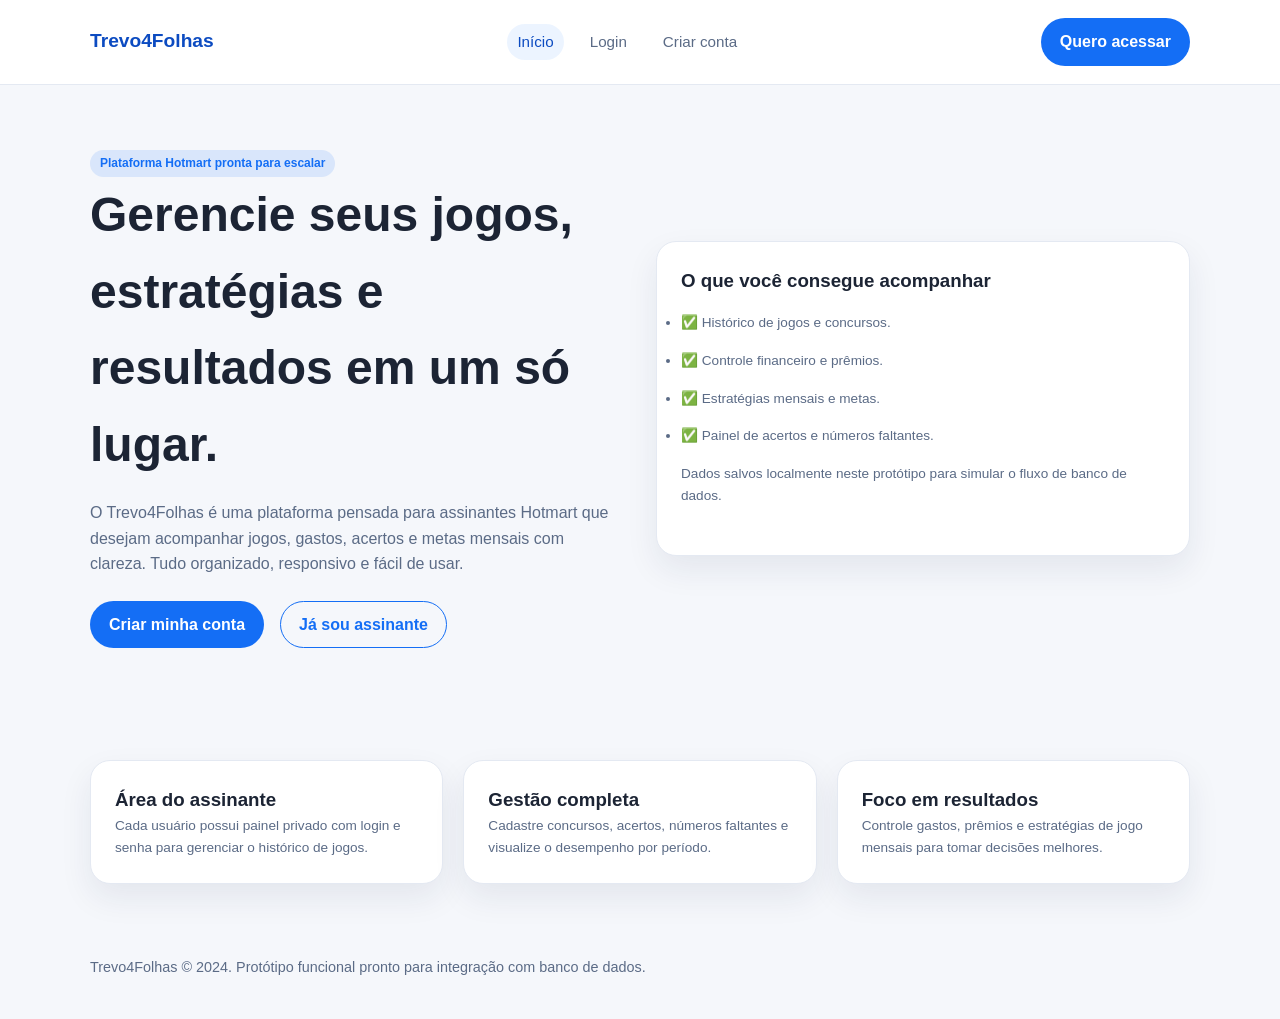
<file: hotmart-portal/index.html>
<!DOCTYPE html>
<html lang="pt-BR">
  <head>
    <meta charset="UTF-8" />
    <meta name="viewport" content="width=device-width, initial-scale=1.0" />
    <title>Trevo4Folhas - Plataforma de Jogos</title>
    <link rel="stylesheet" href="assets/styles.css" />
  </head>
  <body data-page="home">
    <header>
      <div class="container navbar">
        <div class="logo">Trevo4Folhas</div>
        <nav>
          <a href="index.html" class="active" data-nav="home">Início</a>
          <a href="login.html" data-nav="login">Login</a>
          <a href="register.html" data-nav="register">Criar conta</a>
        </nav>
        <a class="btn btn-primary" href="register.html">Quero acessar</a>
      </div>
    </header>

    <main>
      <section class="hero">
        <div class="container hero-grid">
          <div>
            <span class="badge">Plataforma Hotmart pronta para escalar</span>
            <h1>Gerencie seus jogos, estratégias e resultados em um só lugar.</h1>
            <p>
              O Trevo4Folhas é uma plataforma pensada para assinantes Hotmart que desejam acompanhar
              jogos, gastos, acertos e metas mensais com clareza. Tudo organizado, responsivo e fácil
              de usar.
            </p>
            <div class="flex">
              <a class="btn btn-primary" href="register.html">Criar minha conta</a>
              <a class="btn btn-outline" href="login.html">Já sou assinante</a>
            </div>
          </div>
          <div class="card">
            <h3>O que você consegue acompanhar</h3>
            <ul class="form" style="margin-top: 16px;">
              <li class="helper">✅ Histórico de jogos e concursos.</li>
              <li class="helper">✅ Controle financeiro e prêmios.</li>
              <li class="helper">✅ Estratégias mensais e metas.</li>
              <li class="helper">✅ Painel de acertos e números faltantes.</li>
            </ul>
            <p class="helper" style="margin-top: 16px;">
              Dados salvos localmente neste protótipo para simular o fluxo de banco de dados.
            </p>
          </div>
        </div>
      </section>

      <section class="section">
        <div class="container grid grid-3">
          <div class="card">
            <h3>Área do assinante</h3>
            <p class="helper">
              Cada usuário possui painel privado com login e senha para gerenciar o histórico de jogos.
            </p>
          </div>
          <div class="card">
            <h3>Gestão completa</h3>
            <p class="helper">
              Cadastre concursos, acertos, números faltantes e visualize o desempenho por período.
            </p>
          </div>
          <div class="card">
            <h3>Foco em resultados</h3>
            <p class="helper">
              Controle gastos, prêmios e estratégias de jogo mensais para tomar decisões melhores.
            </p>
          </div>
        </div>
      </section>
    </main>

    <footer class="container">
      <p>Trevo4Folhas © 2024. Protótipo funcional pronto para integração com banco de dados.</p>
    </footer>
  </body>
</html>
</file>
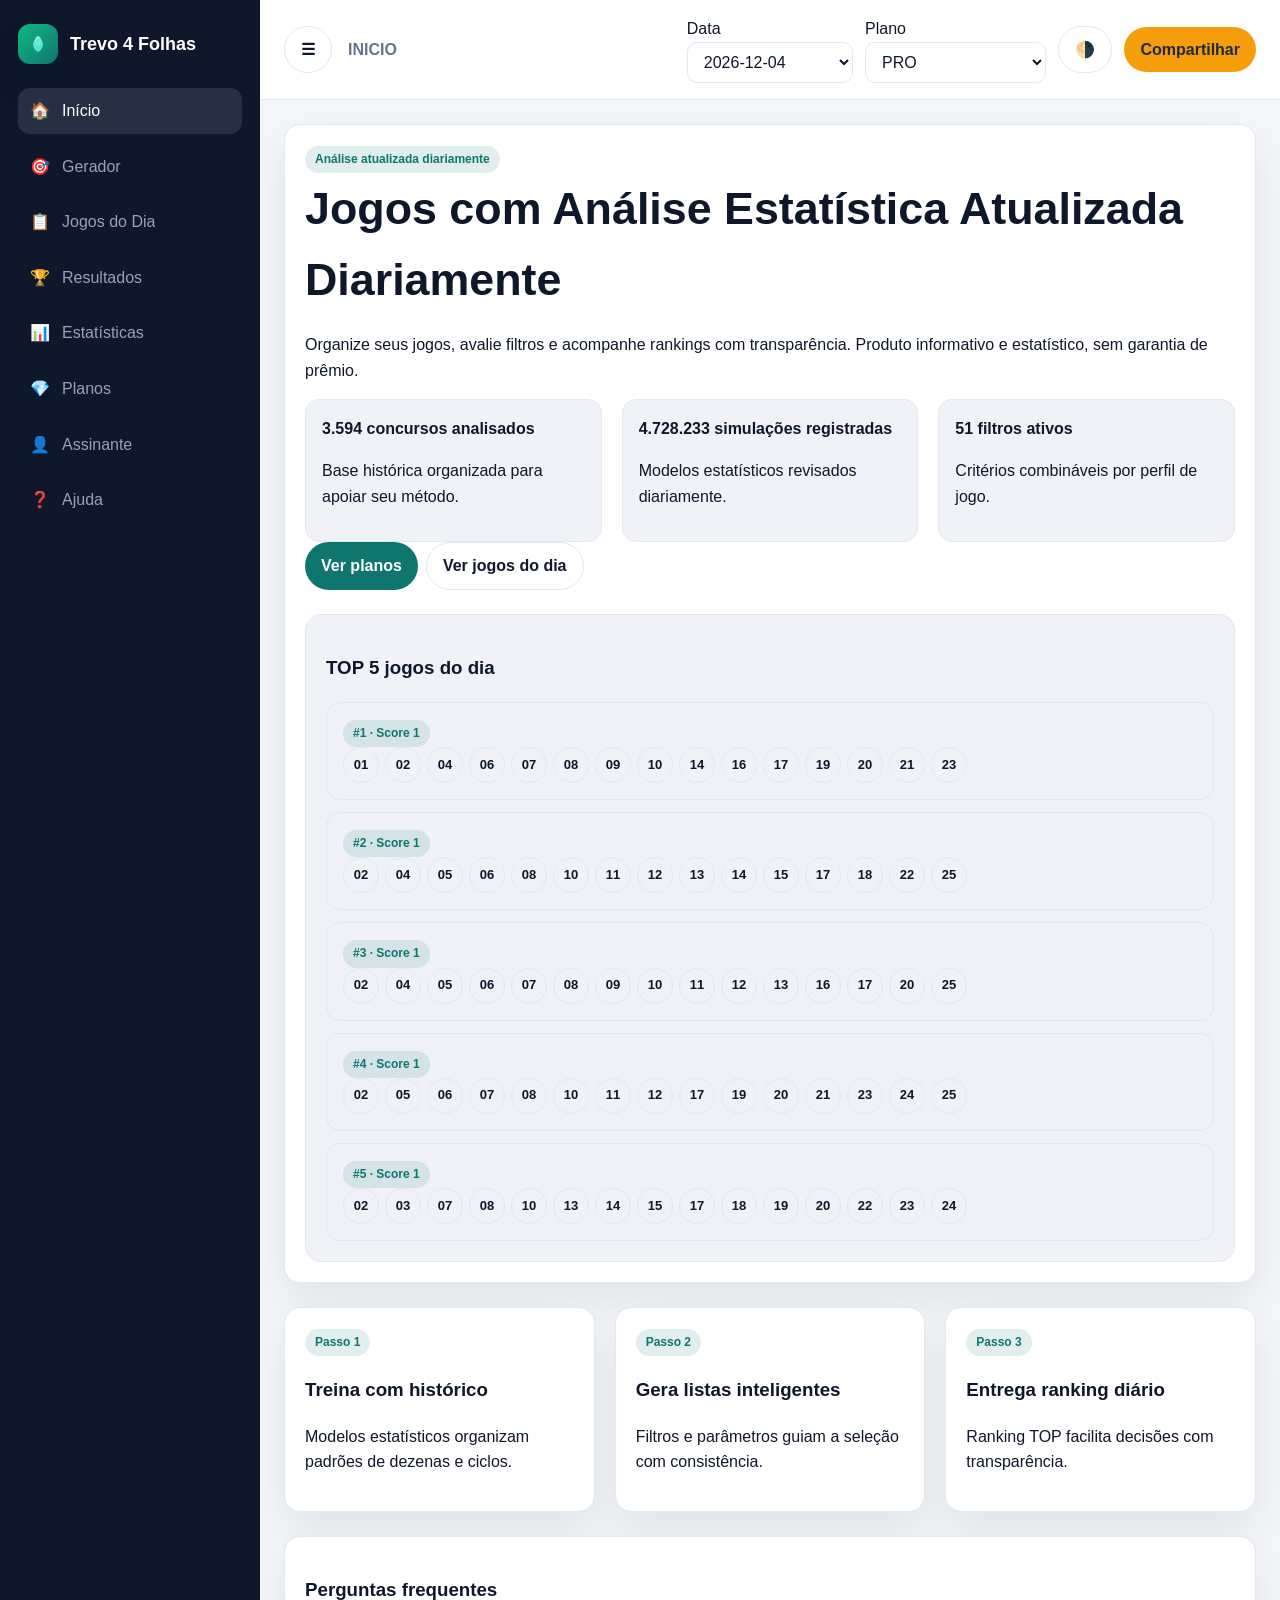
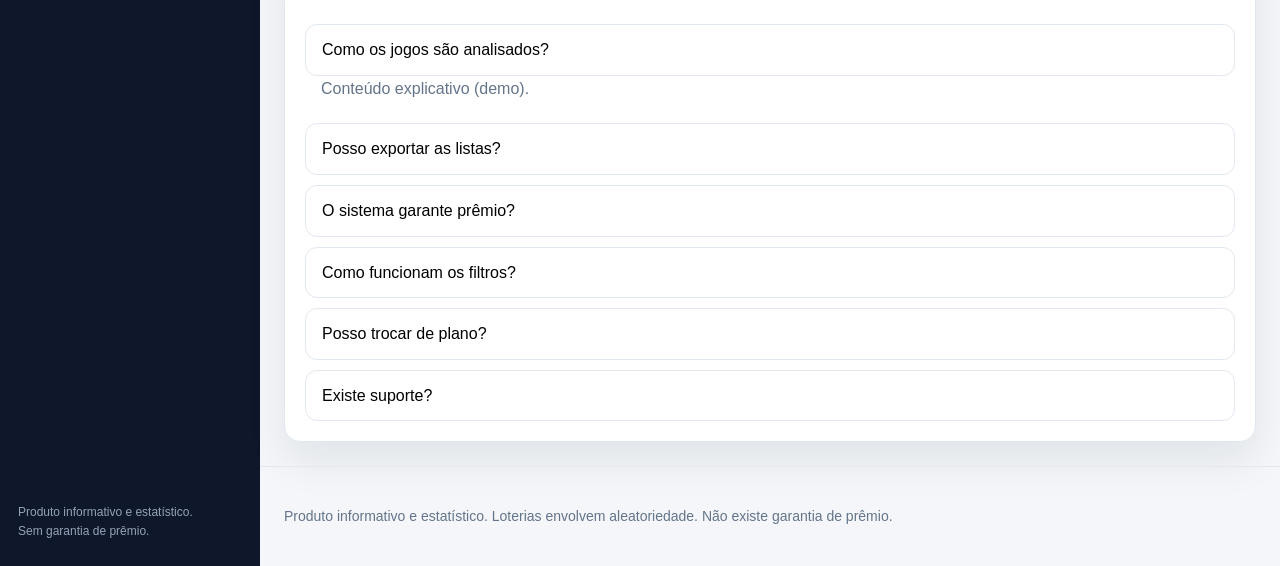
<file: sales-page/index.html>
<!DOCTYPE html>
<html lang="pt-BR">
  <head>
    <meta charset="UTF-8" />
    <meta name="viewport" content="width=device-width, initial-scale=1" />
    <title>Trevo 4 Folhas — Lotofácil</title>
    <link rel="stylesheet" href="styles.css" />
  </head>
  <body>
    <div id="app"></div>
    <script src="app.js"></script>
  </body>
</html>
</file>
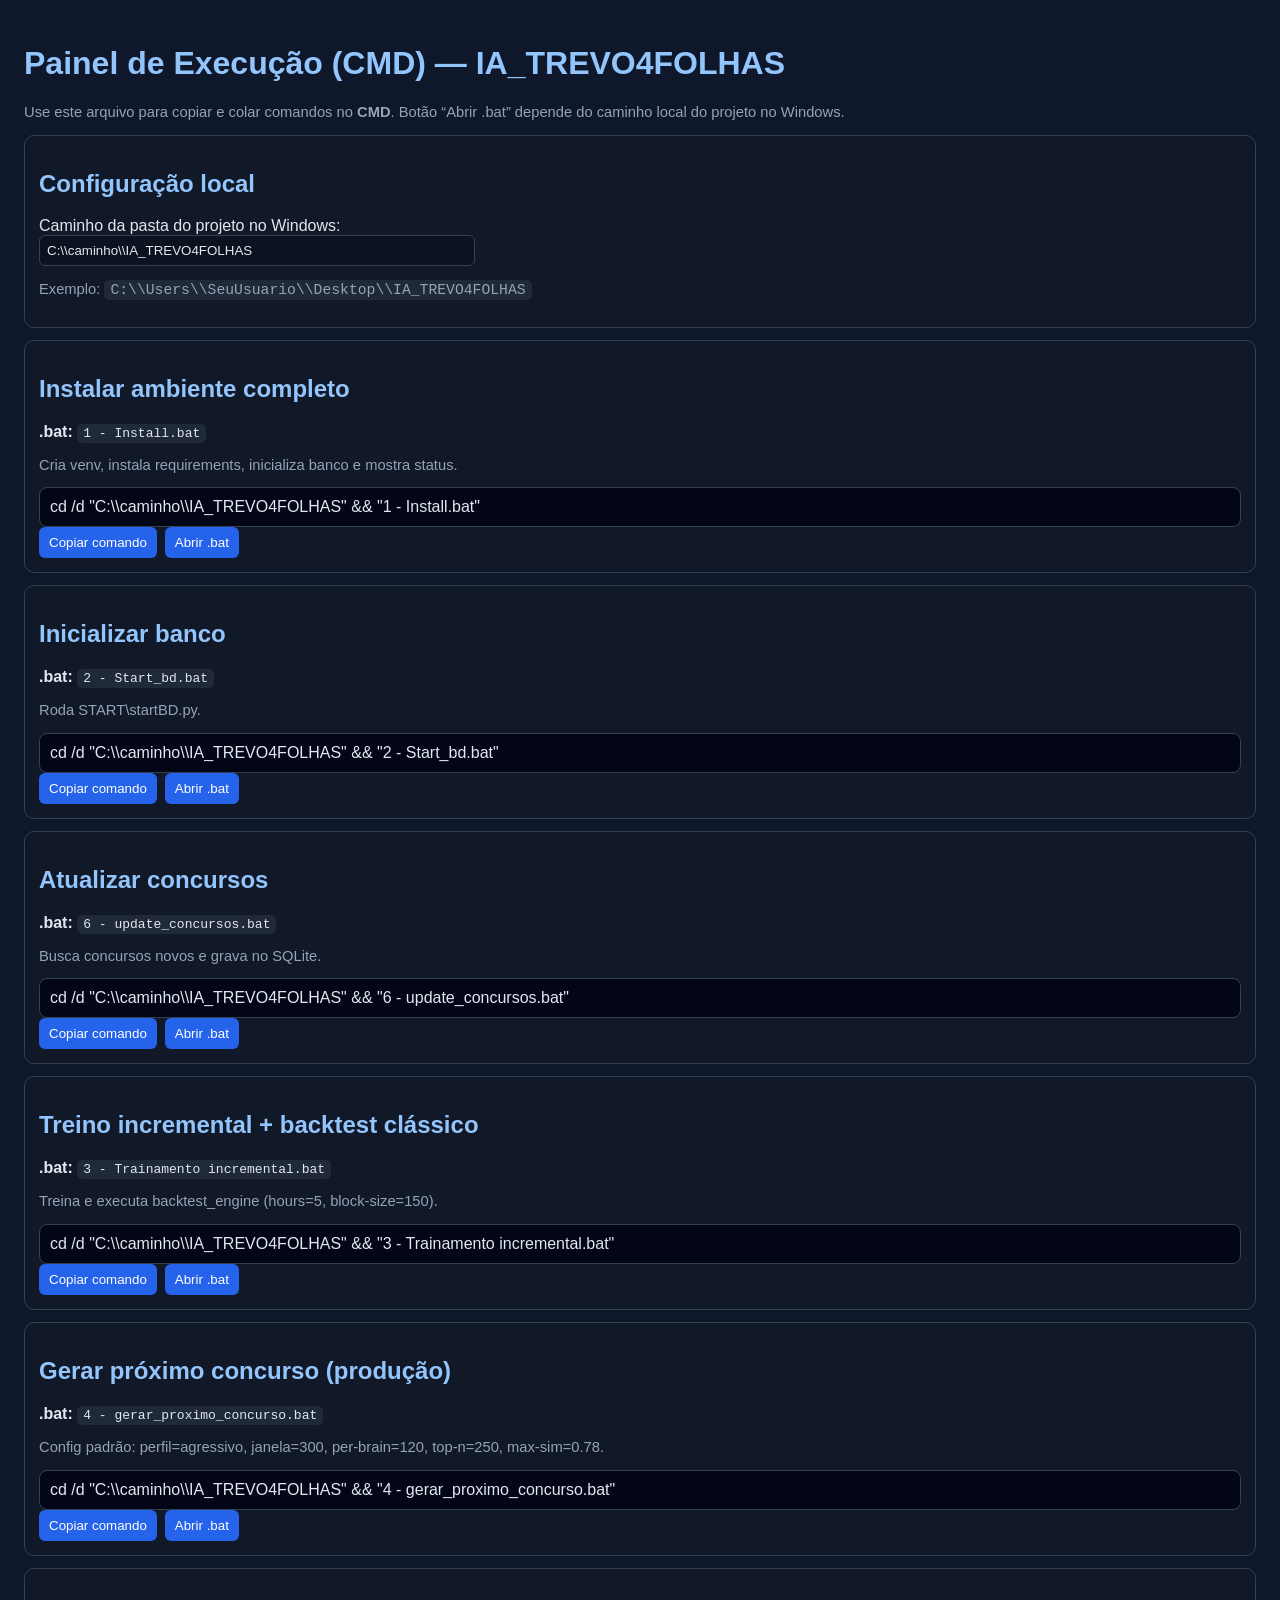
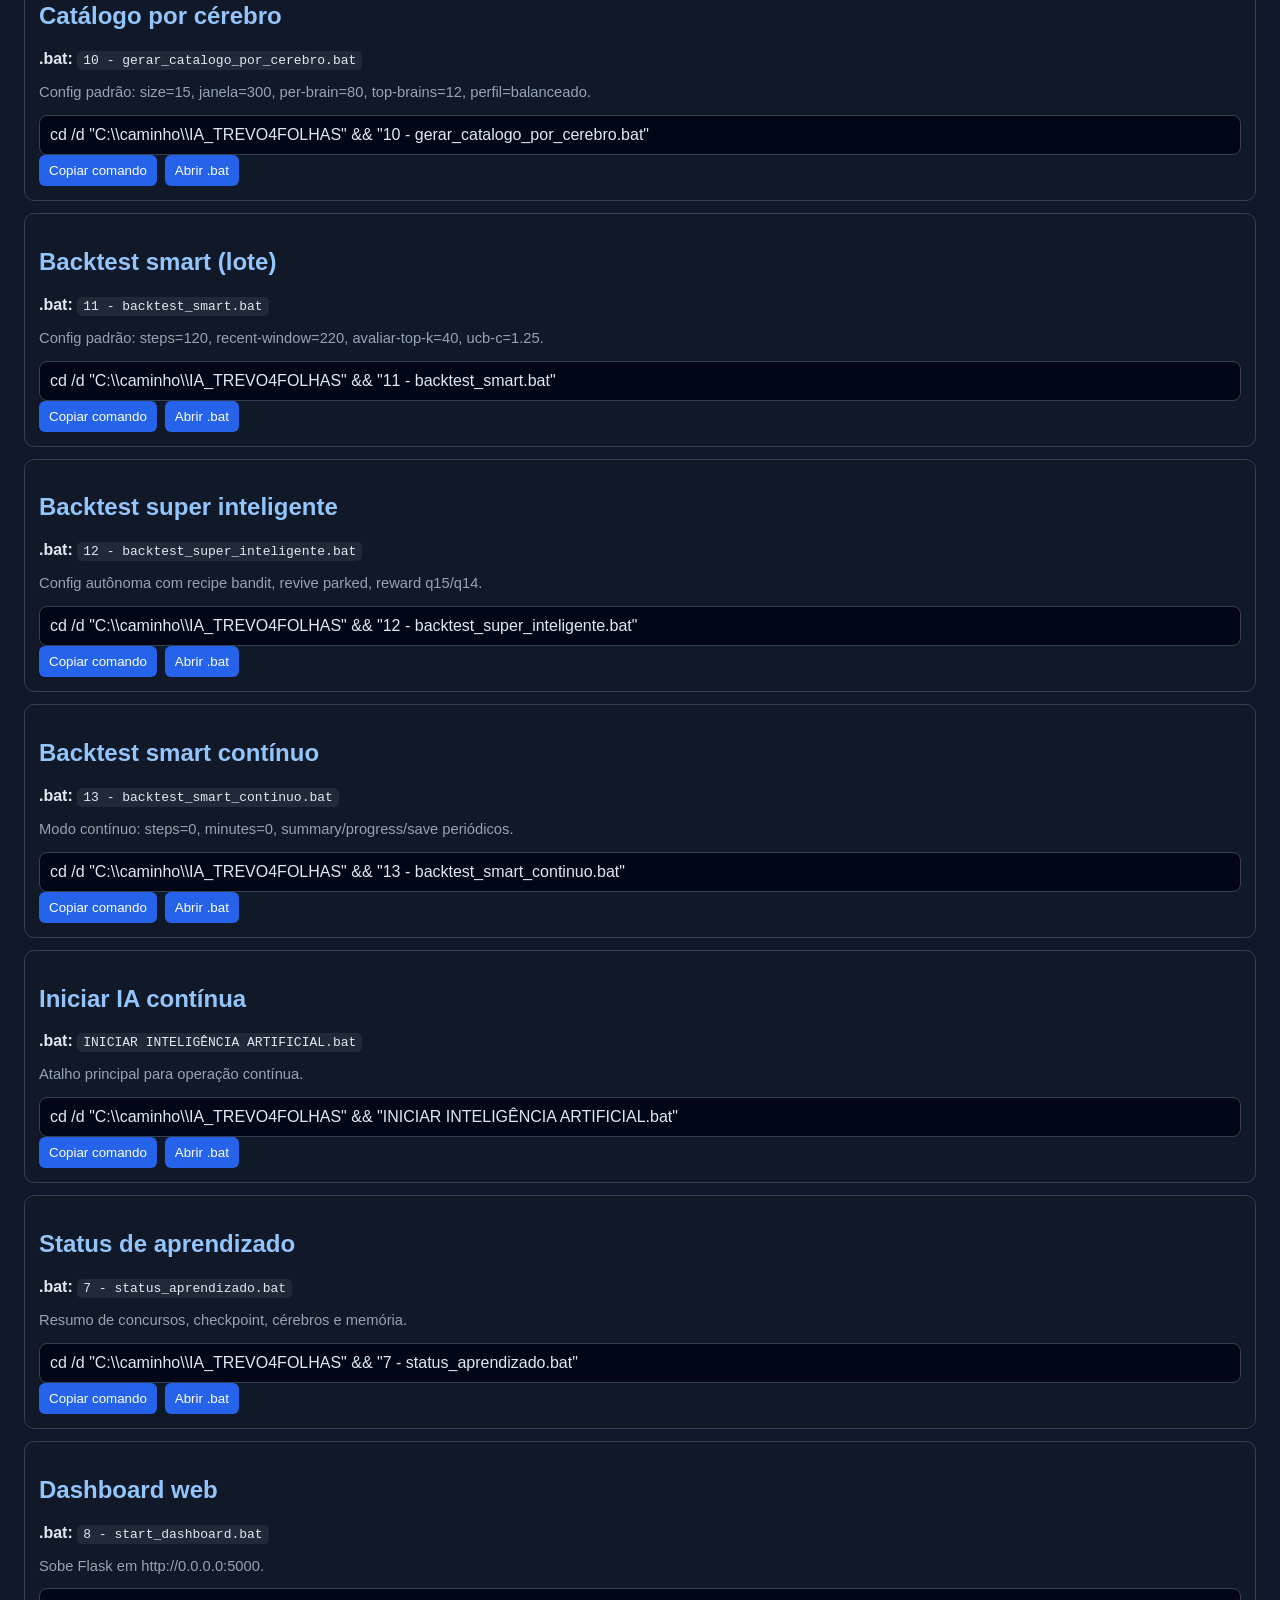
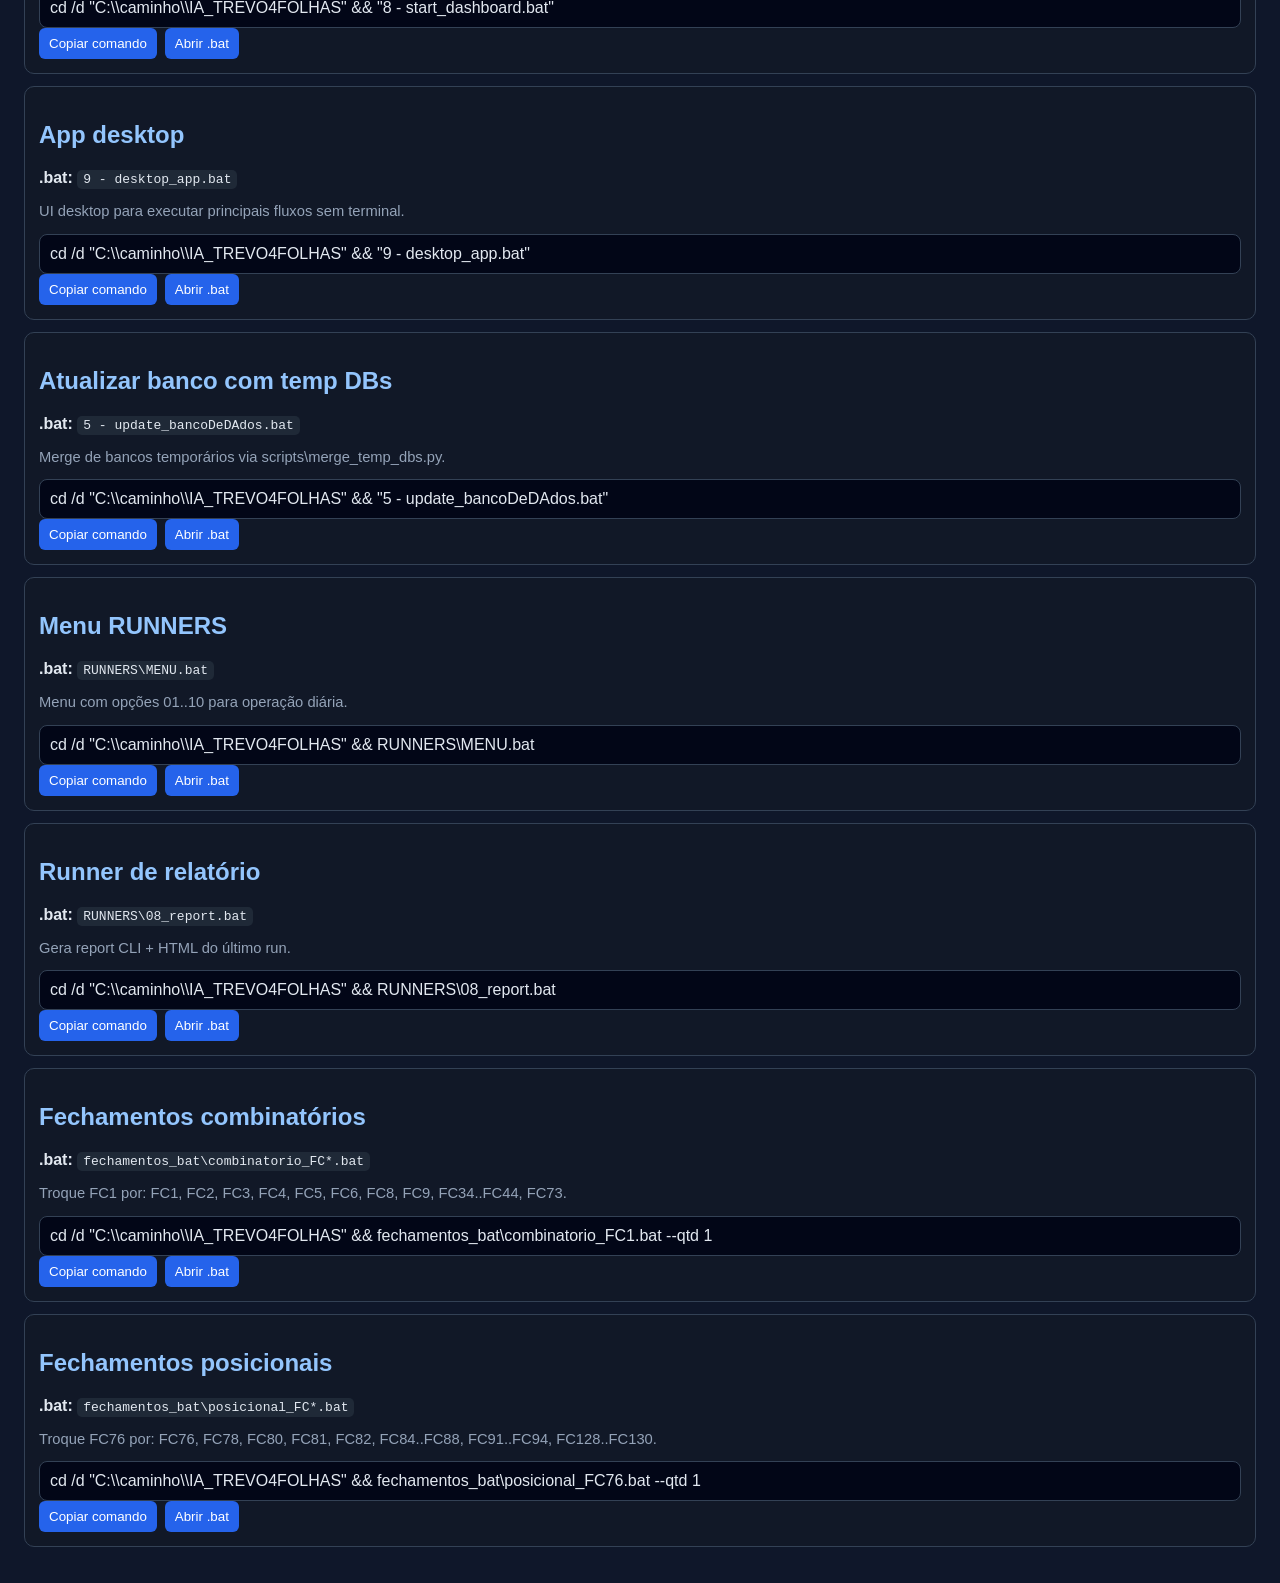
<file: docs/painel_execucao_comandos.html>
<!doctype html>
<html lang="pt-BR">
<head>
  <meta charset="UTF-8" />
  <meta name="viewport" content="width=device-width, initial-scale=1.0" />
  <title>Painel de Execução — IA_TREVO4FOLHAS</title>
  <style>
    body{font-family:Arial,sans-serif;background:#0f172a;color:#e2e8f0;margin:0;padding:24px}
    h1,h2{color:#93c5fd} .card{background:#111827;border:1px solid #334155;border-radius:10px;padding:14px;margin:12px 0}
    code{background:#1f2937;padding:2px 6px;border-radius:5px} .cmd{white-space:pre-wrap;background:#020617;border:1px solid #334155;padding:10px;border-radius:8px}
    button{background:#2563eb;color:#fff;border:0;border-radius:6px;padding:8px 10px;cursor:pointer;margin-right:8px}
    input{background:#0b1220;color:#e2e8f0;border:1px solid #334155;border-radius:6px;padding:7px;width:420px;max-width:100%}
    .muted{color:#94a3b8;font-size:.92rem}
  </style>
</head>
<body>
  <h1>Painel de Execução (CMD) — IA_TREVO4FOLHAS</h1>
  <p class="muted">Use este arquivo para copiar e colar comandos no <strong>CMD</strong>. Botão “Abrir .bat” depende do caminho local do projeto no Windows.</p>

  <div class="card">
    <h2>Configuração local</h2>
    <label>Caminho da pasta do projeto no Windows:</label><br>
    <input id="rootPath" value="C:\\caminho\\IA_TREVO4FOLHAS" />
    <p class="muted">Exemplo: <code>C:\\Users\\SeuUsuario\\Desktop\\IA_TREVO4FOLHAS</code></p>
  </div>

  <div id="list"></div>

  <script>
    const runs = [
      {nome:'Instalar ambiente completo', bat:'1 - Install.bat', cmd:'cd /d "<ROOT>" && "1 - Install.bat"', cfg:'Cria venv, instala requirements, inicializa banco e mostra status.'},
      {nome:'Inicializar banco', bat:'2 - Start_bd.bat', cmd:'cd /d "<ROOT>" && "2 - Start_bd.bat"', cfg:'Roda START\\startBD.py.'},
      {nome:'Atualizar concursos', bat:'6 - update_concursos.bat', cmd:'cd /d "<ROOT>" && "6 - update_concursos.bat"', cfg:'Busca concursos novos e grava no SQLite.'},
      {nome:'Treino incremental + backtest clássico', bat:'3 - Trainamento incremental.bat', cmd:'cd /d "<ROOT>" && "3 - Trainamento incremental.bat"', cfg:'Treina e executa backtest_engine (hours=5, block-size=150).'},
      {nome:'Gerar próximo concurso (produção)', bat:'4 - gerar_proximo_concurso.bat', cmd:'cd /d "<ROOT>" && "4 - gerar_proximo_concurso.bat"', cfg:'Config padrão: perfil=agressivo, janela=300, per-brain=120, top-n=250, max-sim=0.78.'},
      {nome:'Catálogo por cérebro', bat:'10 - gerar_catalogo_por_cerebro.bat', cmd:'cd /d "<ROOT>" && "10 - gerar_catalogo_por_cerebro.bat"', cfg:'Config padrão: size=15, janela=300, per-brain=80, top-brains=12, perfil=balanceado.'},
      {nome:'Backtest smart (lote)', bat:'11 - backtest_smart.bat', cmd:'cd /d "<ROOT>" && "11 - backtest_smart.bat"', cfg:'Config padrão: steps=120, recent-window=220, avaliar-top-k=40, ucb-c=1.25.'},
      {nome:'Backtest super inteligente', bat:'12 - backtest_super_inteligente.bat', cmd:'cd /d "<ROOT>" && "12 - backtest_super_inteligente.bat"', cfg:'Config autônoma com recipe bandit, revive parked, reward q15/q14.'},
      {nome:'Backtest smart contínuo', bat:'13 - backtest_smart_continuo.bat', cmd:'cd /d "<ROOT>" && "13 - backtest_smart_continuo.bat"', cfg:'Modo contínuo: steps=0, minutes=0, summary/progress/save periódicos.'},
      {nome:'Iniciar IA contínua', bat:'INICIAR INTELIGÊNCIA ARTIFICIAL.bat', cmd:'cd /d "<ROOT>" && "INICIAR INTELIGÊNCIA ARTIFICIAL.bat"', cfg:'Atalho principal para operação contínua.'},
      {nome:'Status de aprendizado', bat:'7 - status_aprendizado.bat', cmd:'cd /d "<ROOT>" && "7 - status_aprendizado.bat"', cfg:'Resumo de concursos, checkpoint, cérebros e memória.'},
      {nome:'Dashboard web', bat:'8 - start_dashboard.bat', cmd:'cd /d "<ROOT>" && "8 - start_dashboard.bat"', cfg:'Sobe Flask em http://0.0.0.0:5000.'},
      {nome:'App desktop', bat:'9 - desktop_app.bat', cmd:'cd /d "<ROOT>" && "9 - desktop_app.bat"', cfg:'UI desktop para executar principais fluxos sem terminal.'},
      {nome:'Atualizar banco com temp DBs', bat:'5 - update_bancoDeDAdos.bat', cmd:'cd /d "<ROOT>" && "5 - update_bancoDeDAdos.bat"', cfg:'Merge de bancos temporários via scripts\\merge_temp_dbs.py.'},
      {nome:'Menu RUNNERS', bat:'RUNNERS\\MENU.bat', cmd:'cd /d "<ROOT>" && RUNNERS\\MENU.bat', cfg:'Menu com opções 01..10 para operação diária.'},
      {nome:'Runner de relatório', bat:'RUNNERS\\08_report.bat', cmd:'cd /d "<ROOT>" && RUNNERS\\08_report.bat', cfg:'Gera report CLI + HTML do último run.'},
      {nome:'Fechamentos combinatórios', bat:'fechamentos_bat\\combinatorio_FC*.bat', cmd:'cd /d "<ROOT>" && fechamentos_bat\\combinatorio_FC1.bat --qtd 1', cfg:'Troque FC1 por: FC1, FC2, FC3, FC4, FC5, FC6, FC8, FC9, FC34..FC44, FC73.'},
      {nome:'Fechamentos posicionais', bat:'fechamentos_bat\\posicional_FC*.bat', cmd:'cd /d "<ROOT>" && fechamentos_bat\\posicional_FC76.bat --qtd 1', cfg:'Troque FC76 por: FC76, FC78, FC80, FC81, FC82, FC84..FC88, FC91..FC94, FC128..FC130.'},
    ];

    const list = document.getElementById('list');
    const rootInput = document.getElementById('rootPath');

    function render(){
      list.innerHTML = '';
      runs.forEach((r) => {
        const root = rootInput.value.trim();
        const cmd = r.cmd.replace('<ROOT>', root);
        const batFile = r.bat.includes('\\') ? `${root}\\${r.bat}` : `${root}\\${r.bat}`;
        const div = document.createElement('div');
        div.className='card';
        div.innerHTML = `<h2>${r.nome}</h2><p><strong>.bat:</strong> <code>${r.bat}</code></p><p class="muted">${r.cfg}</p><div class="cmd">${cmd}</div>`;

        const b1 = document.createElement('button');
        b1.textContent = 'Copiar comando';
        b1.onclick = async () => {
          try { await navigator.clipboard.writeText(cmd); alert('Comando copiado.'); }
          catch { prompt('Copie manualmente:', cmd); }
        };

        const b2 = document.createElement('button');
        b2.textContent='Abrir .bat';
        b2.onclick = () => { window.open('file:///' + batFile.replaceAll('\\','/')); };

        div.appendChild(b1);
        div.appendChild(b2);
        list.appendChild(div);
      });
    }

    rootInput.addEventListener('input', render);
    render();
  </script>
</body>
</html>
</file>
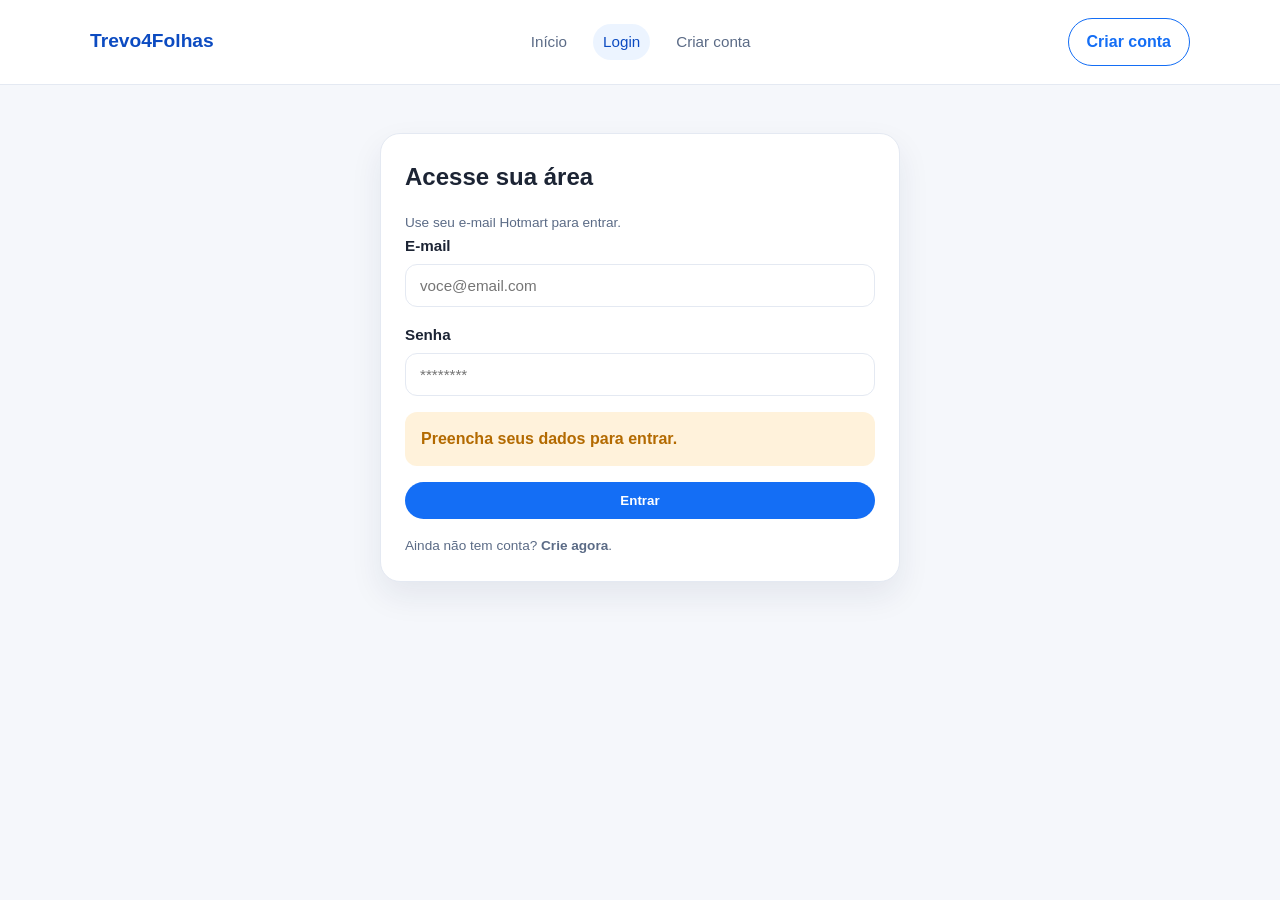
<file: hotmart-portal/dashboard.html>
<!DOCTYPE html>
<html lang="pt-BR">
  <head>
    <meta charset="UTF-8" />
    <meta name="viewport" content="width=device-width, initial-scale=1.0" />
    <title>Painel | Trevo4Folhas</title>
    <link rel="stylesheet" href="assets/styles.css" />
  </head>
  <body data-page="dashboard">
    <header>
      <div class="container navbar">
        <div class="logo">Trevo4Folhas</div>
        <nav>
          <a href="dashboard.html" data-nav="dashboard">Dashboard</a>
          <a href="games.html" data-nav="games">Jogos</a>
          <a href="strategies.html" data-nav="strategies">Estratégias</a>
          <a href="reports.html" data-nav="reports">Financeiro</a>
        </nav>
        <button class="btn btn-outline" data-logout>Sair</button>
      </div>
    </header>

    <main class="section">
      <div class="container">
        <div class="flex" style="justify-content: space-between; margin-bottom: 24px;">
          <div>
            <span class="badge">Área do assinante</span>
            <h2>Olá, <span data-profile-name></span>!</h2>
            <p class="helper" data-profile-email></p>
          </div>
          <div class="notice">Seus dados ficam organizados por usuário.</div>
        </div>

        <div class="grid grid-3">
          <div class="card stat">
            <span>Total de jogos</span>
            <strong data-stat-games>0</strong>
          </div>
          <div class="card stat">
            <span>Maior acerto</span>
            <strong data-stat-best-hit>0 pontos</strong>
          </div>
          <div class="card stat">
            <span>Saldo acumulado</span>
            <strong data-stat-balance>R$ 0,00</strong>
          </div>
        </div>

        <section class="section">
          <div class="flex" style="justify-content: space-between;">
            <h3>Últimos jogos cadastrados</h3>
            <span class="chip">Média de acertos: <span data-stat-avg-hit>0</span></span>
          </div>
          <div class="grid" data-recent-games style="margin-top: 16px;"></div>
        </section>
      </div>
    </main>

    <script src="assets/auth.js"></script>
    <script src="assets/data.js"></script>
    <script src="assets/app.js"></script>
  </body>
</html>
</file>
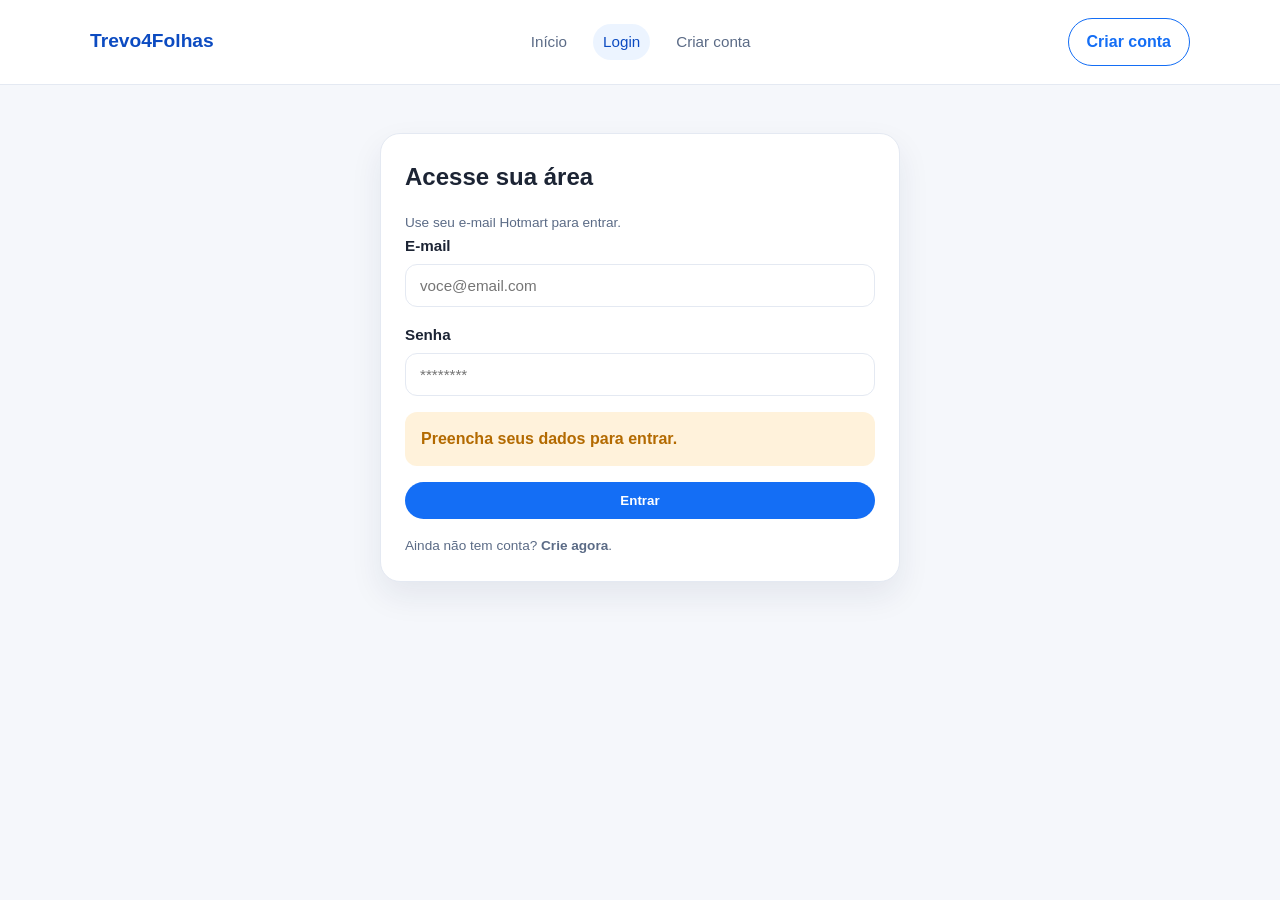
<file: hotmart-portal/games.html>
<!DOCTYPE html>
<html lang="pt-BR">
  <head>
    <meta charset="UTF-8" />
    <meta name="viewport" content="width=device-width, initial-scale=1.0" />
    <title>Jogos | Trevo4Folhas</title>
    <link rel="stylesheet" href="assets/styles.css" />
  </head>
  <body data-page="games">
    <header>
      <div class="container navbar">
        <div class="logo">Trevo4Folhas</div>
        <nav>
          <a href="dashboard.html" data-nav="dashboard">Dashboard</a>
          <a href="games.html" data-nav="games">Jogos</a>
          <a href="strategies.html" data-nav="strategies">Estratégias</a>
          <a href="reports.html" data-nav="reports">Financeiro</a>
        </nav>
        <button class="btn btn-outline" data-logout>Sair</button>
      </div>
    </header>

    <main class="section">
      <div class="container">
        <div class="flex" style="justify-content: space-between; margin-bottom: 24px;">
          <div>
            <span class="badge">Gerencie seus jogos</span>
            <h2>Cadastro de concursos e resultados</h2>
          </div>
          <div class="notice warning">Preencha dados completos para análises precisas.</div>
        </div>

        <div class="grid" style="grid-template-columns: repeat(auto-fit, minmax(280px, 1fr));">
          <form class="card form" data-game-form>
            <label>
              Data do jogo
              <input type="date" name="date" required />
            </label>
            <label>
              Nome do jogo
              <input type="text" name="title" placeholder="Ex: Lotofácil 15 dezenas" required />
            </label>
            <label>
              Concurso
              <input type="text" name="contest" placeholder="Ex: Concurso 3050" required />
            </label>
            <label>
              Números jogados
              <input type="text" name="numbers" placeholder="01, 02, 05..." required />
            </label>
            <label>
              Acertos
              <input type="number" name="hits" min="0" max="15" required />
            </label>
            <label>
              Números faltantes
              <input type="text" name="missed" placeholder="Ex: 03, 12" required />
            </label>
            <label>
              Prêmio recebido (R$)
              <input type="number" name="prize" min="0" step="0.01" />
            </label>
            <label>
              Observações
              <textarea name="notes" placeholder="Descreva o contexto do jogo"></textarea>
            </label>
            <button class="btn btn-primary" type="submit">Salvar jogo</button>
          </form>

          <div class="card">
            <h3>Histórico de jogos</h3>
            <p class="helper">Confira rapidamente os concursos registrados.</p>
            <table class="table">
              <thead>
                <tr>
                  <th>Data</th>
                  <th>Jogo</th>
                  <th>Concurso</th>
                  <th>Acertos</th>
                  <th>Prêmio</th>
                  <th>Faltaram</th>
                </tr>
              </thead>
              <tbody data-games-table></tbody>
            </table>
          </div>
        </div>
      </div>
    </main>

    <script src="assets/auth.js"></script>
    <script src="assets/data.js"></script>
    <script src="assets/app.js"></script>
  </body>
</html>
</file>
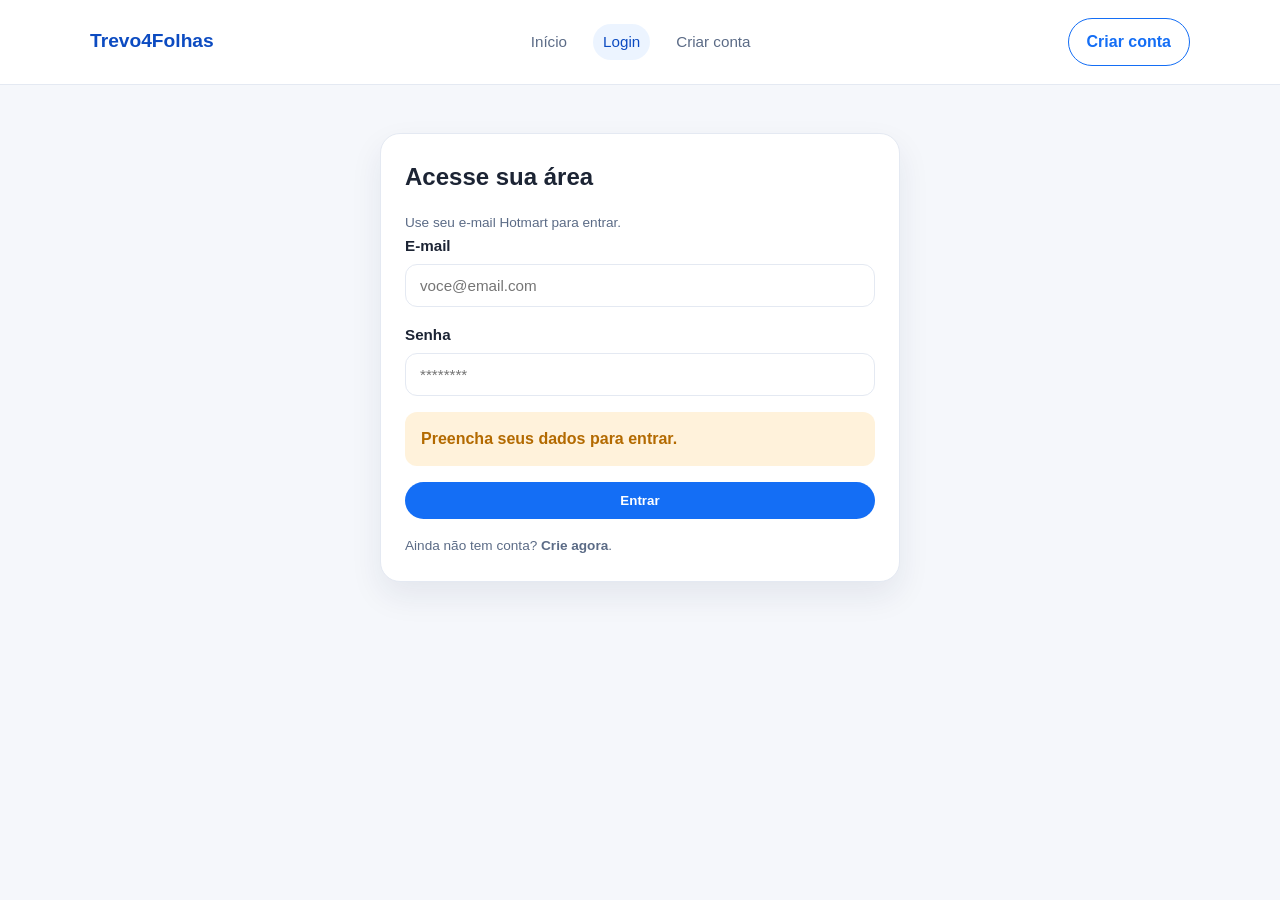
<file: hotmart-portal/login.html>
<!DOCTYPE html>
<html lang="pt-BR">
  <head>
    <meta charset="UTF-8" />
    <meta name="viewport" content="width=device-width, initial-scale=1.0" />
    <title>Login | Trevo4Folhas</title>
    <link rel="stylesheet" href="assets/styles.css" />
  </head>
  <body data-page="login">
    <header>
      <div class="container navbar">
        <div class="logo">Trevo4Folhas</div>
        <nav>
          <a href="index.html" data-nav="home">Início</a>
          <a href="login.html" class="active" data-nav="login">Login</a>
          <a href="register.html" data-nav="register">Criar conta</a>
        </nav>
        <a class="btn btn-outline" href="register.html">Criar conta</a>
      </div>
    </header>

    <main class="section">
      <div class="container" style="max-width: 520px;">
        <div class="card">
          <h2>Acesse sua área</h2>
          <p class="helper">Use seu e-mail Hotmart para entrar.</p>
          <form class="form" data-login-form>
            <label>
              E-mail
              <input type="email" id="login-email" required placeholder="voce@email.com" />
            </label>
            <label>
              Senha
              <input type="password" id="login-password" required placeholder="********" />
            </label>
            <p class="notice warning" data-message>Preencha seus dados para entrar.</p>
            <button class="btn btn-primary" type="submit">Entrar</button>
          </form>
          <p class="helper" style="margin-top: 16px;">
            Ainda não tem conta? <a href="register.html"><strong>Crie agora</strong></a>.
          </p>
        </div>
      </div>
    </main>

    <script src="assets/auth.js"></script>
    <script src="assets/data.js"></script>
    <script src="assets/app.js"></script>
  </body>
</html>
</file>
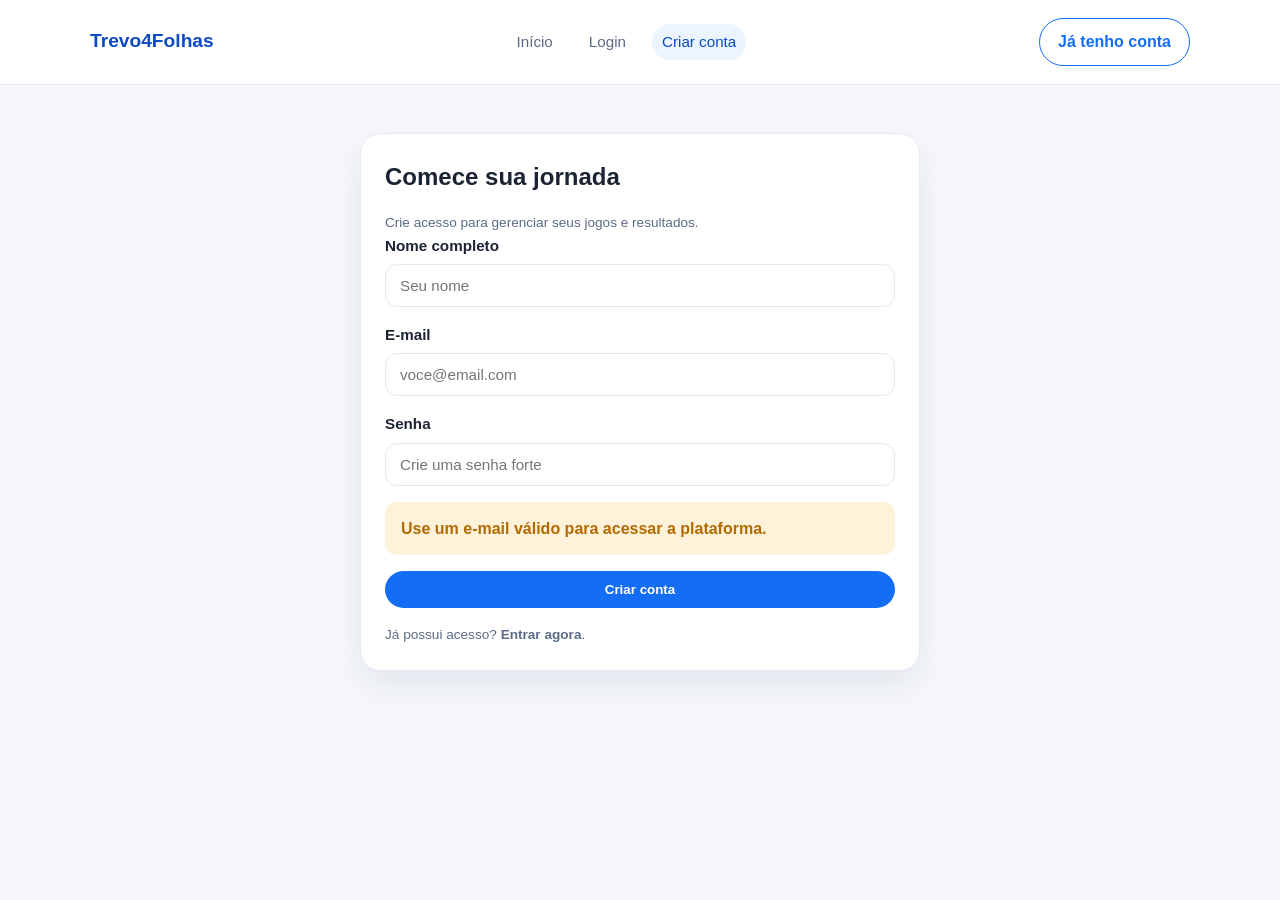
<file: hotmart-portal/register.html>
<!DOCTYPE html>
<html lang="pt-BR">
  <head>
    <meta charset="UTF-8" />
    <meta name="viewport" content="width=device-width, initial-scale=1.0" />
    <title>Criar Conta | Trevo4Folhas</title>
    <link rel="stylesheet" href="assets/styles.css" />
  </head>
  <body data-page="register">
    <header>
      <div class="container navbar">
        <div class="logo">Trevo4Folhas</div>
        <nav>
          <a href="index.html" data-nav="home">Início</a>
          <a href="login.html" data-nav="login">Login</a>
          <a href="register.html" class="active" data-nav="register">Criar conta</a>
        </nav>
        <a class="btn btn-outline" href="login.html">Já tenho conta</a>
      </div>
    </header>

    <main class="section">
      <div class="container" style="max-width: 560px;">
        <div class="card">
          <h2>Comece sua jornada</h2>
          <p class="helper">Crie acesso para gerenciar seus jogos e resultados.</p>
          <form class="form" data-register-form>
            <label>
              Nome completo
              <input type="text" id="register-name" required placeholder="Seu nome" />
            </label>
            <label>
              E-mail
              <input type="email" id="register-email" required placeholder="voce@email.com" />
            </label>
            <label>
              Senha
              <input type="password" id="register-password" required placeholder="Crie uma senha forte" />
            </label>
            <p class="notice warning" data-message>Use um e-mail válido para acessar a plataforma.</p>
            <button class="btn btn-primary" type="submit">Criar conta</button>
          </form>
          <p class="helper" style="margin-top: 16px;">
            Já possui acesso? <a href="login.html"><strong>Entrar agora</strong></a>.
          </p>
        </div>
      </div>
    </main>

    <script src="assets/auth.js"></script>
    <script src="assets/data.js"></script>
    <script src="assets/app.js"></script>
  </body>
</html>
</file>
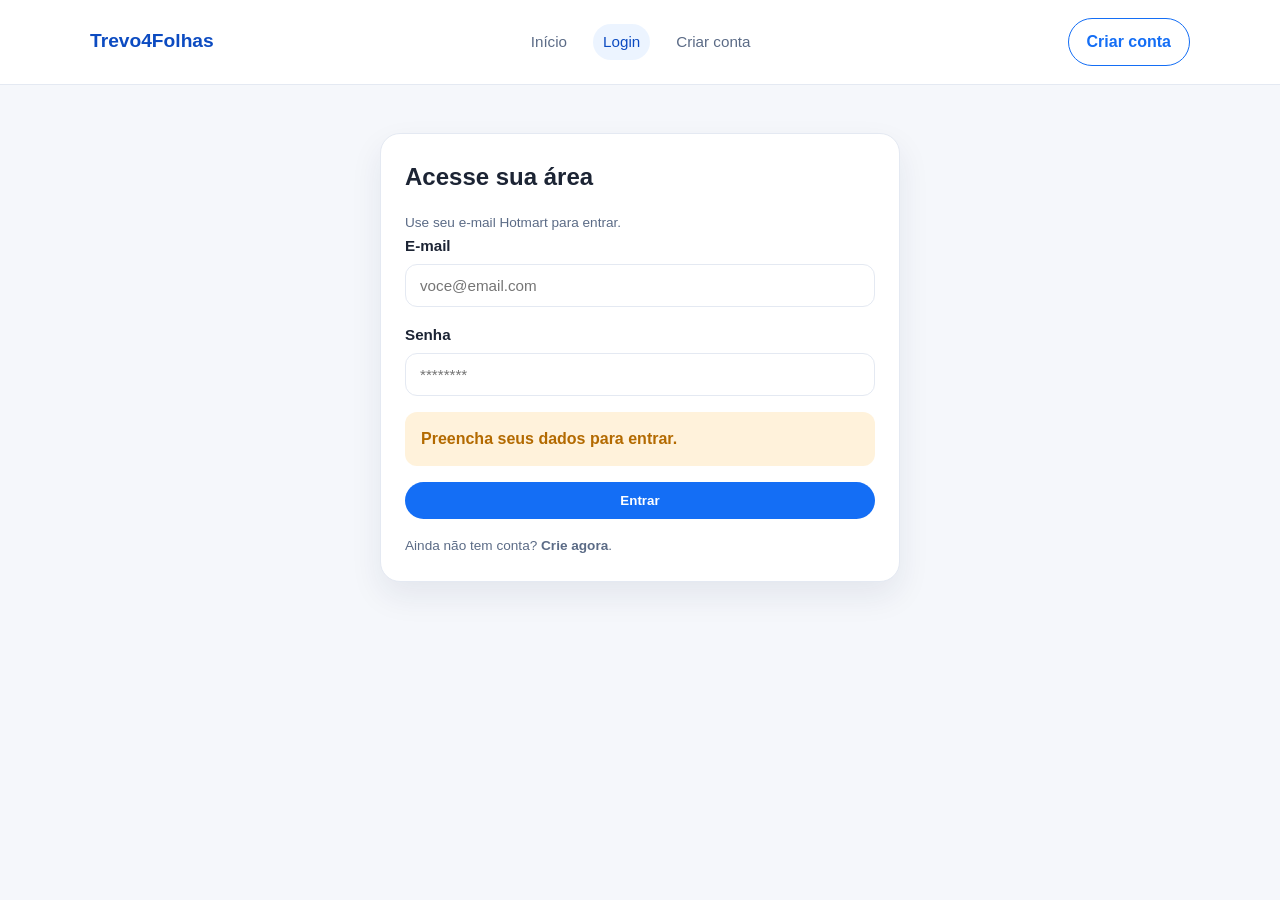
<file: hotmart-portal/reports.html>
<!DOCTYPE html>
<html lang="pt-BR">
  <head>
    <meta charset="UTF-8" />
    <meta name="viewport" content="width=device-width, initial-scale=1.0" />
    <title>Financeiro | Trevo4Folhas</title>
    <link rel="stylesheet" href="assets/styles.css" />
  </head>
  <body data-page="reports">
    <header>
      <div class="container navbar">
        <div class="logo">Trevo4Folhas</div>
        <nav>
          <a href="dashboard.html" data-nav="dashboard">Dashboard</a>
          <a href="games.html" data-nav="games">Jogos</a>
          <a href="strategies.html" data-nav="strategies">Estratégias</a>
          <a href="reports.html" data-nav="reports">Financeiro</a>
        </nav>
        <button class="btn btn-outline" data-logout>Sair</button>
      </div>
    </header>

    <main class="section">
      <div class="container">
        <div class="flex" style="justify-content: space-between; margin-bottom: 24px;">
          <div>
            <span class="badge">Controle financeiro</span>
            <h2>Investimentos e prêmios</h2>
          </div>
          <div class="notice warning">Acompanhe o saldo mensal para decidir os próximos jogos.</div>
        </div>

        <div class="grid" style="grid-template-columns: repeat(auto-fit, minmax(280px, 1fr));">
          <div class="card">
            <h3>Registrar gasto</h3>
            <form class="form" data-expense-form>
              <label>
                Data
                <input type="date" name="date" required />
              </label>
              <label>
                Categoria
                <select name="category" required>
                  <option value="Cartelas">Cartelas</option>
                  <option value="Assinatura">Assinatura</option>
                  <option value="Ferramentas">Ferramentas</option>
                </select>
              </label>
              <label>
                Descrição
                <input type="text" name="description" placeholder="Ex: 10 jogos do concurso" required />
              </label>
              <label>
                Valor (R$)
                <input type="number" name="amount" min="0" step="0.01" required />
              </label>
              <button class="btn btn-primary" type="submit">Salvar gasto</button>
            </form>
          </div>

          <div class="card">
            <h3>Resumo financeiro</h3>
            <div class="grid grid-3" data-report-stats style="margin-top: 16px;"></div>
            <h4 style="margin-top: 24px;">Histórico de investimentos</h4>
            <table class="table">
              <thead>
                <tr>
                  <th>Data</th>
                  <th>Categoria</th>
                  <th>Descrição</th>
                  <th>Valor</th>
                </tr>
              </thead>
              <tbody data-expense-list></tbody>
            </table>
          </div>
        </div>
      </div>
    </main>

    <script src="assets/auth.js"></script>
    <script src="assets/data.js"></script>
    <script src="assets/app.js"></script>
  </body>
</html>
</file>
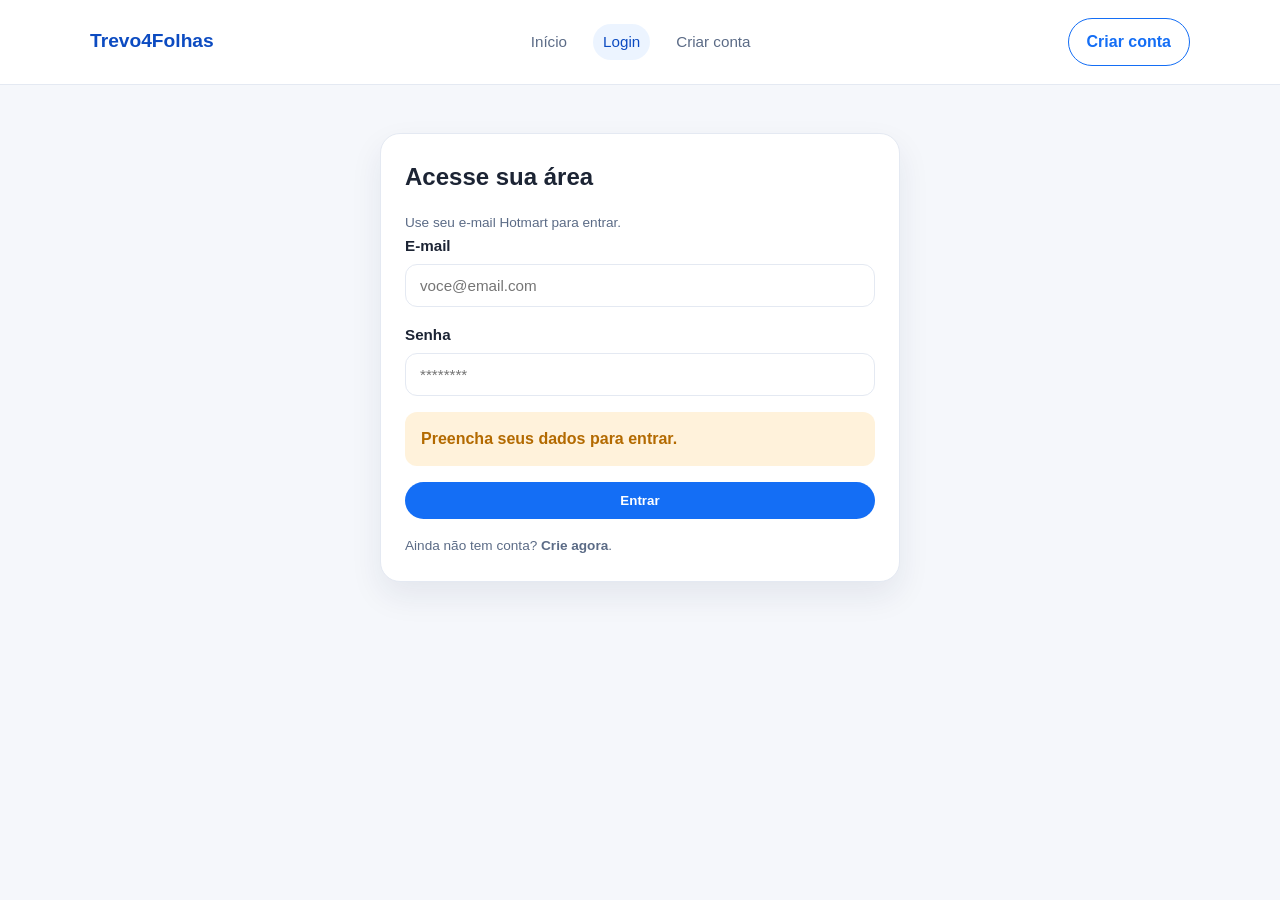
<file: hotmart-portal/strategies.html>
<!DOCTYPE html>
<html lang="pt-BR">
  <head>
    <meta charset="UTF-8" />
    <meta name="viewport" content="width=device-width, initial-scale=1.0" />
    <title>Estratégias | Trevo4Folhas</title>
    <link rel="stylesheet" href="assets/styles.css" />
  </head>
  <body data-page="strategies">
    <header>
      <div class="container navbar">
        <div class="logo">Trevo4Folhas</div>
        <nav>
          <a href="dashboard.html" data-nav="dashboard">Dashboard</a>
          <a href="games.html" data-nav="games">Jogos</a>
          <a href="strategies.html" data-nav="strategies">Estratégias</a>
          <a href="reports.html" data-nav="reports">Financeiro</a>
        </nav>
        <button class="btn btn-outline" data-logout>Sair</button>
      </div>
    </header>

    <main class="section">
      <div class="container">
        <div class="flex" style="justify-content: space-between; margin-bottom: 24px;">
          <div>
            <span class="badge">Planejamento estratégico</span>
            <h2>Estratégias e metas mensais</h2>
          </div>
          <div class="notice">Organize o que funcionou e o que testar no próximo mês.</div>
        </div>

        <div class="grid" style="grid-template-columns: repeat(auto-fit, minmax(280px, 1fr));">
          <div class="card">
            <h3>Registrar estratégia</h3>
            <form class="form" data-strategy-form>
              <label>
                Nome da estratégia
                <input type="text" name="name" required placeholder="Ex: Núcleos frequentes" />
              </label>
              <label>
                Foco
                <select name="focus" required>
                  <option value="Acertos">Aumentar acertos</option>
                  <option value="Diversidade">Diversidade de combinações</option>
                  <option value="Economia">Redução de custo</option>
                </select>
              </label>
              <label>
                Descrição
                <textarea name="description" placeholder="Descreva como você vai aplicar essa estratégia" required></textarea>
              </label>
              <button class="btn btn-primary" type="submit">Salvar estratégia</button>
            </form>
          </div>

          <div class="card">
            <h3>Planejamento mensal</h3>
            <form class="form" data-plan-form>
              <label>
                Mês de referência
                <input type="month" name="month" required />
              </label>
              <label>
                Meta principal
                <input type="text" name="goal" placeholder="Ex: chegar a 12 acertos" required />
              </label>
              <label>
                Ações do mês
                <textarea name="actions" placeholder="Liste os passos que serão executados" required></textarea>
              </label>
              <button class="btn btn-primary" type="submit">Salvar planejamento</button>
            </form>
          </div>
        </div>

        <section class="section">
          <h3>Estratégias cadastradas</h3>
          <div class="grid grid-3" data-strategy-list style="margin-top: 16px;"></div>
        </section>

        <section class="section">
          <h3>Planos mensais</h3>
          <div class="grid grid-3" data-plan-list style="margin-top: 16px;"></div>
        </section>
      </div>
    </main>

    <script src="assets/auth.js"></script>
    <script src="assets/data.js"></script>
    <script src="assets/app.js"></script>
  </body>
</html>
</file>
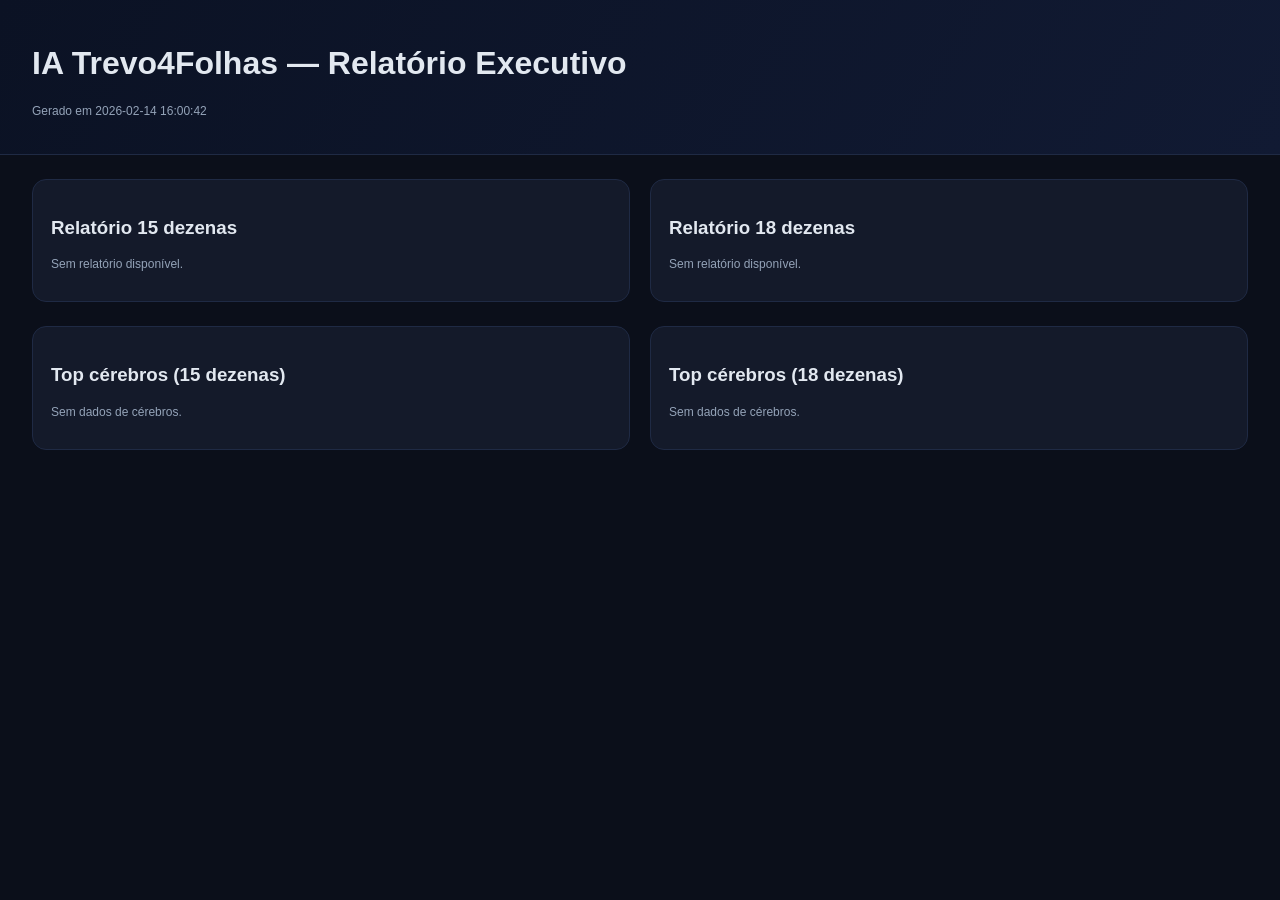
<file: reports/dashboard.html>
<!DOCTYPE html>
    <html lang="pt-BR">
      <head>
        <meta charset="UTF-8" />
        <meta name="viewport" content="width=device-width, initial-scale=1.0" />
        <title>IA Trevo4Folhas — Relatório</title>
        <style>
          :root {
            color-scheme: dark;
            --bg: #0b0f1a;
            --card: #141a2a;
            --muted: #94a3b8;
            --accent: #22c55e;
            --border: #1f2a44;
          }
          * {
            box-sizing: border-box;
            font-family: "Inter", "Segoe UI", sans-serif;
          }
          body {
            margin: 0;
            background: var(--bg);
            color: #e2e8f0;
          }
          header {
            padding: 24px 32px;
            border-bottom: 1px solid var(--border);
            background: linear-gradient(120deg, #0b1224 0%, #111a33 100%);
          }
          main {
            padding: 24px 32px 48px;
            display: grid;
            gap: 24px;
          }
          .grid {
            display: grid;
            gap: 20px;
            grid-template-columns: repeat(auto-fit, minmax(280px, 1fr));
          }
          .card {
            background: var(--card);
            border: 1px solid var(--border);
            border-radius: 14px;
            padding: 18px;
          }
          .metrics {
            display: grid;
            gap: 12px;
          }
          .metric {
            display: flex;
            align-items: center;
            justify-content: space-between;
            padding: 8px 12px;
            border-radius: 10px;
            background: rgba(15, 23, 42, 0.7);
          }
          .metric span {
            color: var(--muted);
          }
          .list {
            list-style: none;
            padding: 0;
            margin: 0;
          }
          .list li {
            padding: 6px 0;
            border-bottom: 1px solid rgba(148, 163, 184, 0.15);
            font-size: 13px;
            color: var(--muted);
          }
          .muted {
            color: var(--muted);
            font-size: 12px;
          }
        </style>
      </head>
      <body>
        <header>
          <h1>IA Trevo4Folhas — Relatório Executivo</h1>
          <p class="muted">Gerado em 2026-02-14 16:00:42</p>
        </header>
        <main>
          <section class="grid">
            <div class='card'><h3>Relatório 15 dezenas</h3><p class='muted'>Sem relatório disponível.</p></div>
            <div class='card'><h3>Relatório 18 dezenas</h3><p class='muted'>Sem relatório disponível.</p></div>
          </section>
          <section class="grid">
            <div class='card'><h3>Top cérebros (15 dezenas)</h3><p class='muted'>Sem dados de cérebros.</p></div>
            <div class='card'><h3>Top cérebros (18 dezenas)</h3><p class='muted'>Sem dados de cérebros.</p></div>
          </section>
        </main>
      </body>
    </html>
</file>
<file: hotmart-portal/assets/styles.css>
:root {
  color-scheme: light;
  --bg: #f5f7fb;
  --card: #ffffff;
  --text: #1c2434;
  --muted: #5b6b86;
  --brand: #146ef5;
  --brand-dark: #0c4bc1;
  --success: #1a936f;
  --warning: #ffb020;
  --danger: #e14b4b;
  --border: #e4e9f2;
  --shadow: 0 14px 32px rgba(20, 38, 74, 0.08);
}

* {
  box-sizing: border-box;
  margin: 0;
  padding: 0;
}

body {
  font-family: "Inter", "Segoe UI", sans-serif;
  background: var(--bg);
  color: var(--text);
  line-height: 1.6;
}

img {
  max-width: 100%;
  display: block;
}

a {
  color: inherit;
  text-decoration: none;
}

header {
  background: var(--card);
  border-bottom: 1px solid var(--border);
  position: sticky;
  top: 0;
  z-index: 50;
}

.container {
  width: min(1100px, 92%);
  margin: 0 auto;
}

.navbar {
  display: flex;
  align-items: center;
  justify-content: space-between;
  padding: 18px 0;
  gap: 16px;
}

.navbar .logo {
  font-weight: 700;
  font-size: 1.2rem;
  color: var(--brand-dark);
}

.navbar nav {
  display: flex;
  align-items: center;
  gap: 16px;
  flex-wrap: wrap;
}

.navbar nav a {
  font-size: 0.95rem;
  color: var(--muted);
  padding: 6px 10px;
  border-radius: 999px;
  transition: 0.2s ease;
}

.navbar nav a.active,
.navbar nav a:hover {
  color: var(--brand-dark);
  background: rgba(20, 110, 245, 0.08);
}

.btn {
  padding: 10px 18px;
  border-radius: 999px;
  border: 1px solid transparent;
  cursor: pointer;
  font-weight: 600;
  transition: 0.2s ease;
  display: inline-flex;
  align-items: center;
  justify-content: center;
  gap: 8px;
}

.btn-primary {
  background: var(--brand);
  color: #fff;
}

.btn-primary:hover {
  background: var(--brand-dark);
}

.btn-outline {
  border-color: var(--brand);
  color: var(--brand);
  background: transparent;
}

.btn-outline:hover {
  background: rgba(20, 110, 245, 0.1);
}

.hero {
  padding: 64px 0;
}

.hero-grid {
  display: grid;
  grid-template-columns: repeat(auto-fit, minmax(280px, 1fr));
  gap: 32px;
  align-items: center;
}

.hero h1 {
  font-size: clamp(2rem, 4vw, 3rem);
  margin-bottom: 16px;
}

.hero p {
  color: var(--muted);
  margin-bottom: 24px;
}

.card {
  background: var(--card);
  border-radius: 20px;
  box-shadow: var(--shadow);
  padding: 24px;
  border: 1px solid var(--border);
}

.grid {
  display: grid;
  gap: 20px;
}

.grid-3 {
  grid-template-columns: repeat(auto-fit, minmax(240px, 1fr));
}

.section {
  padding: 48px 0;
}

.section h2 {
  margin-bottom: 16px;
}

.section p {
  color: var(--muted);
}

.badge {
  display: inline-flex;
  align-items: center;
  padding: 4px 10px;
  border-radius: 999px;
  font-size: 0.75rem;
  font-weight: 600;
  background: rgba(20, 110, 245, 0.12);
  color: var(--brand);
}

.form {
  display: grid;
  gap: 16px;
}

.form label {
  display: flex;
  flex-direction: column;
  gap: 6px;
  font-weight: 600;
  font-size: 0.95rem;
}

.form input,
.form select,
.form textarea {
  padding: 12px 14px;
  border-radius: 12px;
  border: 1px solid var(--border);
  font-size: 0.95rem;
  font-family: inherit;
}

.form textarea {
  min-height: 120px;
  resize: vertical;
}

.helper {
  font-size: 0.85rem;
  color: var(--muted);
}

.table {
  width: 100%;
  border-collapse: collapse;
  margin-top: 16px;
}

.table th,
.table td {
  text-align: left;
  padding: 12px;
  border-bottom: 1px solid var(--border);
  font-size: 0.9rem;
}

.table th {
  color: var(--muted);
  font-weight: 600;
}

.stat {
  display: flex;
  flex-direction: column;
  gap: 4px;
}

.stat strong {
  font-size: 1.4rem;
}

footer {
  padding: 24px 0 40px;
  color: var(--muted);
  font-size: 0.9rem;
}

.notice {
  padding: 14px 16px;
  border-radius: 12px;
  background: rgba(26, 147, 111, 0.12);
  color: var(--success);
  font-weight: 600;
}

.notice.warning {
  background: rgba(255, 176, 32, 0.16);
  color: #b36a00;
}

.notice.danger {
  background: rgba(225, 75, 75, 0.12);
  color: var(--danger);
}

.chip {
  padding: 6px 10px;
  border-radius: 999px;
  background: #f0f3f9;
  font-size: 0.8rem;
  color: var(--muted);
}

.flex {
  display: flex;
  gap: 16px;
  align-items: center;
  flex-wrap: wrap;
}

@media (max-width: 768px) {
  .navbar {
    flex-direction: column;
    align-items: flex-start;
  }

  .navbar nav {
    width: 100%;
    justify-content: space-between;
  }

  .hero {
    padding: 40px 0;
  }

  .card {
    padding: 20px;
  }
}
</file>
<file: sales-page/styles.css>
:root {
  color-scheme: light;
  --bg: #f4f6f9;
  --surface: #ffffff;
  --surface-alt: #f0f2f7;
  --sidebar: #0f172a;
  --sidebar-muted: #94a3b8;
  --text: #0f172a;
  --muted: #64748b;
  --primary: #0f766e;
  --primary-strong: #0d9488;
  --accent: #f59e0b;
  --danger: #ef4444;
  --border: #e2e8f0;
  --shadow: 0 20px 40px rgba(15, 23, 42, 0.08);
  --radius: 16px;
}

body.dark {
  color-scheme: dark;
  --bg: #0b1120;
  --surface: #0f172a;
  --surface-alt: #111827;
  --sidebar: #0a0f1e;
  --sidebar-muted: #94a3b8;
  --text: #f8fafc;
  --muted: #cbd5f5;
  --primary: #2dd4bf;
  --primary-strong: #5eead4;
  --accent: #fbbf24;
  --danger: #f87171;
  --border: #1f2937;
  --shadow: 0 18px 40px rgba(0, 0, 0, 0.4);
}

* {
  box-sizing: border-box;
}

body {
  margin: 0;
  font-family: "Segoe UI", "Helvetica Neue", Arial, sans-serif;
  background: var(--bg);
  color: var(--text);
  line-height: 1.6;
}

a {
  color: inherit;
  text-decoration: none;
}

button,
select,
input,
textarea {
  font: inherit;
}

button:focus-visible,
select:focus-visible,
input:focus-visible,
textarea:focus-visible,
[tabindex]:focus-visible {
  outline: 3px solid var(--accent);
  outline-offset: 2px;
}

.app-shell {
  display: grid;
  grid-template-columns: auto 1fr;
  min-height: 100vh;
}

.sidebar {
  width: 260px;
  background: var(--sidebar);
  color: #fff;
  padding: 24px 18px;
  display: flex;
  flex-direction: column;
  gap: 24px;
  transition: width 0.3s ease;
}

.sidebar.collapsed {
  width: 84px;
}

.sidebar__brand {
  display: flex;
  align-items: center;
  gap: 12px;
}

.sidebar__logo {
  width: 40px;
  height: 40px;
  border-radius: 12px;
  background: linear-gradient(135deg, #10b981, #0f766e);
  display: grid;
  place-items: center;
  box-shadow: var(--shadow);
}

.sidebar__title {
  font-weight: 700;
  font-size: 18px;
}

.sidebar__nav {
  display: flex;
  flex-direction: column;
  gap: 10px;
}

.sidebar__link {
  display: flex;
  align-items: center;
  gap: 12px;
  padding: 10px 12px;
  border-radius: 12px;
  color: var(--sidebar-muted);
  cursor: pointer;
  border: none;
  background: transparent;
  text-align: left;
}

.sidebar__link.active,
.sidebar__link:hover {
  background: rgba(148, 163, 184, 0.18);
  color: #fff;
}

.sidebar__link span {
  white-space: nowrap;
  overflow: hidden;
  text-overflow: ellipsis;
}

.sidebar.collapsed .sidebar__link span,
.sidebar.collapsed .sidebar__title {
  display: none;
}

.sidebar__footer {
  margin-top: auto;
  font-size: 12px;
  color: var(--sidebar-muted);
}

.main {
  display: flex;
  flex-direction: column;
  min-width: 0;
}

.topbar {
  background: var(--surface);
  border-bottom: 1px solid var(--border);
  padding: 16px 24px;
  display: flex;
  align-items: center;
  justify-content: space-between;
  gap: 16px;
  position: sticky;
  top: 0;
  z-index: 5;
}

.topbar__left {
  display: flex;
  align-items: center;
  gap: 16px;
}

.topbar__breadcrumb {
  font-weight: 600;
  color: var(--muted);
}

.topbar__actions {
  display: flex;
  align-items: center;
  gap: 12px;
  flex-wrap: wrap;
}

.container {
  padding: 24px;
  display: flex;
  flex-direction: column;
  gap: 24px;
}

.grid {
  display: grid;
  gap: 20px;
}

.grid--2 {
  grid-template-columns: repeat(auto-fit, minmax(260px, 1fr));
}

.grid--3 {
  grid-template-columns: repeat(auto-fit, minmax(240px, 1fr));
}

.card {
  background: var(--surface);
  border: 1px solid var(--border);
  border-radius: var(--radius);
  padding: 20px;
  box-shadow: var(--shadow);
}

.card--flat {
  background: var(--surface-alt);
  box-shadow: none;
}

.badge {
  display: inline-flex;
  align-items: center;
  gap: 6px;
  padding: 4px 10px;
  border-radius: 999px;
  background: rgba(15, 118, 110, 0.12);
  color: var(--primary);
  font-size: 12px;
  font-weight: 700;
}

.badge--warning {
  background: rgba(245, 158, 11, 0.2);
  color: #b45309;
}

.badge--danger {
  background: rgba(239, 68, 68, 0.2);
  color: var(--danger);
}

.button {
  border: none;
  border-radius: 999px;
  padding: 10px 16px;
  font-weight: 600;
  cursor: pointer;
  transition: transform 0.2s ease, box-shadow 0.2s ease;
}

.button--primary {
  background: var(--primary);
  color: #fff;
}

.button--secondary {
  background: var(--accent);
  color: #1f2937;
}

.button--ghost {
  background: transparent;
  border: 1px solid var(--border);
  color: var(--text);
}

.button--danger {
  background: var(--danger);
  color: #fff;
}

.button:disabled {
  opacity: 0.6;
  cursor: not-allowed;
  transform: none;
  box-shadow: none;
}

.button:hover {
  transform: translateY(-1px);
  box-shadow: var(--shadow);
}

.input,
select,
textarea {
  width: 100%;
  padding: 10px 12px;
  border-radius: 10px;
  border: 1px solid var(--border);
  background: var(--surface);
  color: var(--text);
}

.kpi {
  background: var(--surface-alt);
  border-radius: 14px;
  padding: 16px;
  border: 1px solid var(--border);
}

.hero {
  display: grid;
  gap: 24px;
  align-items: center;
}

.hero__title {
  font-size: clamp(2rem, 3.5vw, 2.8rem);
  margin: 0;
}

.notice {
  border-left: 4px solid var(--accent);
  background: rgba(245, 158, 11, 0.12);
  padding: 12px 16px;
  border-radius: 12px;
  font-size: 14px;
}

.notice--info {
  border-left-color: var(--primary);
  background: rgba(15, 118, 110, 0.12);
}

.notice--danger {
  border-left-color: var(--danger);
  background: rgba(239, 68, 68, 0.12);
}

.balls {
  display: flex;
  flex-wrap: wrap;
  gap: 6px;
}

.ball {
  width: 36px;
  height: 36px;
  border-radius: 50%;
  background: var(--surface-alt);
  border: 1px solid var(--border);
  display: grid;
  place-items: center;
  font-weight: 700;
  font-size: 13px;
  transition: transform 0.2s ease, background 0.2s ease, color 0.2s ease;
}

.ball--selected {
  background: var(--primary);
  color: #fff;
}

.ball--fixed {
  background: rgba(14, 116, 144, 0.85);
  color: #fff;
}

.ball--excluded {
  background: rgba(239, 68, 68, 0.85);
  color: #fff;
}

.ball--hit {
  background: var(--primary-strong);
  color: #fff;
}

.ball--miss {
  background: transparent;
  border-style: dashed;
  color: var(--muted);
}

.volante {
  display: grid;
  grid-template-columns: repeat(5, 1fr);
  gap: 8px;
  max-width: 340px;
}

.tabs {
  display: flex;
  gap: 8px;
}

.tab {
  padding: 6px 12px;
  border-radius: 999px;
  border: 1px solid var(--border);
  background: var(--surface);
  cursor: pointer;
}

.tab.active {
  background: var(--primary);
  color: #fff;
  border-color: transparent;
}

.list {
  display: grid;
  gap: 12px;
}

.list-item {
  padding: 16px;
  border-radius: 14px;
  border: 1px solid var(--border);
  background: var(--surface-alt);
}

.table {
  width: 100%;
  border-collapse: collapse;
  font-size: 14px;
}

.table th,
.table td {
  padding: 10px 8px;
  border-bottom: 1px solid var(--border);
  text-align: left;
}

.chips {
  display: flex;
  flex-wrap: wrap;
  gap: 8px;
}

.chip {
  padding: 6px 12px;
  border-radius: 999px;
  border: 1px solid var(--border);
  background: var(--surface);
  cursor: pointer;
  font-size: 12px;
}

.chip.active {
  background: var(--primary);
  color: #fff;
  border-color: transparent;
}

.accordion {
  display: grid;
  gap: 10px;
}

.accordion button {
  width: 100%;
  text-align: left;
  background: transparent;
  border: 1px solid var(--border);
  padding: 12px 16px;
  border-radius: 12px;
  cursor: pointer;
}

.accordion-content {
  padding: 0 16px 12px;
  color: var(--muted);
  display: none;
}

.accordion-item.active .accordion-content {
  display: block;
}

.heatmap {
  display: grid;
  grid-template-columns: repeat(5, 1fr);
  gap: 8px;
}

.heatmap .ball {
  border: none;
}

.bar {
  height: 8px;
  border-radius: 999px;
  background: var(--surface-alt);
  overflow: hidden;
}

.bar span {
  display: block;
  height: 100%;
  background: var(--primary);
}

.modal {
  position: fixed;
  inset: 0;
  background: rgba(15, 23, 42, 0.6);
  display: none;
  align-items: center;
  justify-content: center;
  padding: 24px;
  z-index: 10;
}

.modal.active {
  display: flex;
}

.modal__content {
  background: var(--surface);
  border-radius: var(--radius);
  padding: 24px;
  max-width: 640px;
  width: 100%;
  box-shadow: var(--shadow);
}

.footer {
  border-top: 1px solid var(--border);
  padding: 24px;
  color: var(--muted);
  font-size: 14px;
}

@media (max-width: 1024px) {
  .app-shell {
    grid-template-columns: 1fr;
  }

  .sidebar {
    width: 100%;
    flex-direction: row;
    overflow-x: auto;
  }

  .sidebar.collapsed {
    width: 100%;
  }

  .sidebar__nav {
    flex-direction: row;
  }

  .sidebar__footer,
  .sidebar__title {
    display: none;
  }
}

@media (max-width: 720px) {
  .topbar {
    flex-direction: column;
    align-items: flex-start;
  }
}
</file>
